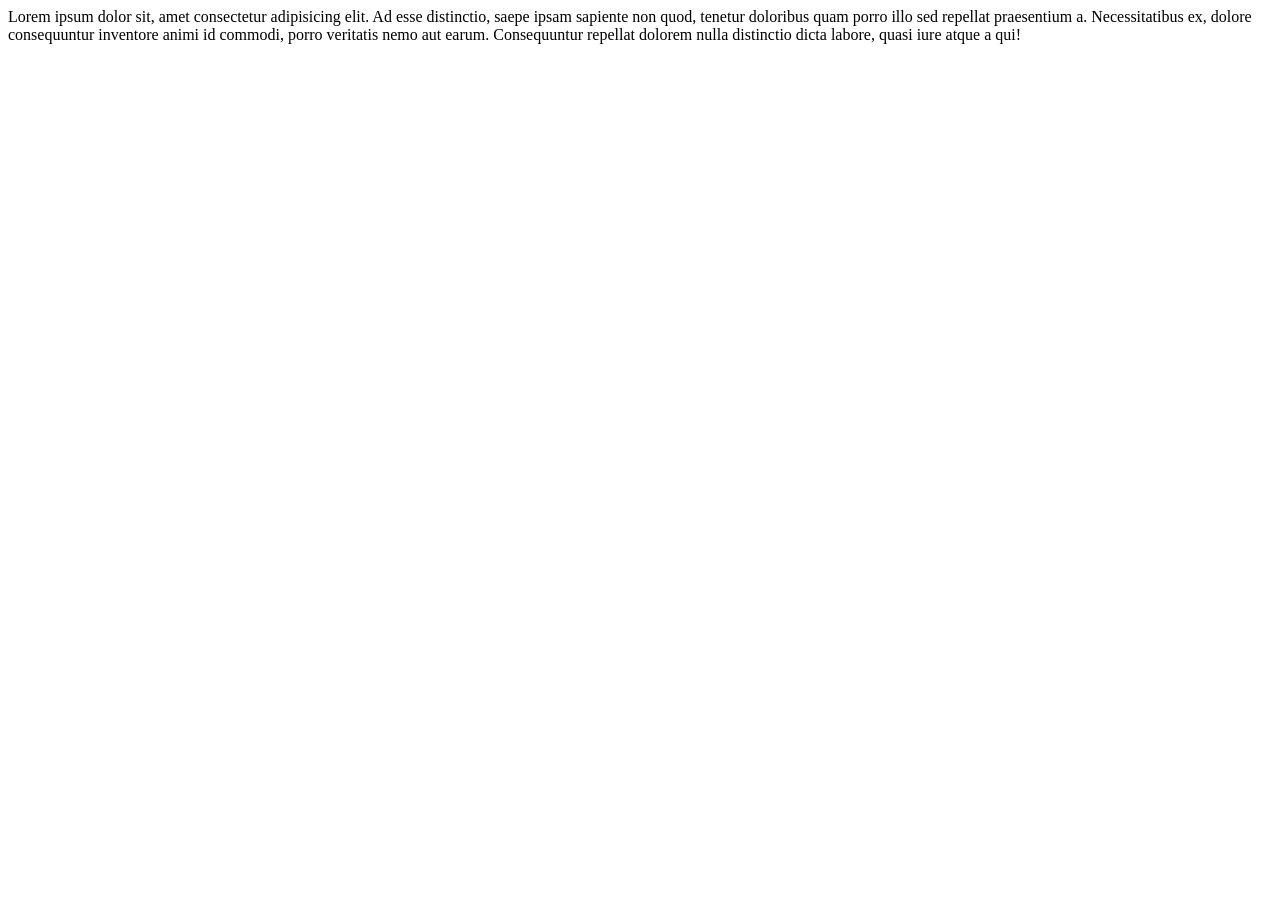
<file: index2.html>
<!DOCTYPE html>
<html lang="en">
<head>
    <meta charset="UTF-8">
    <meta name="viewport" content="width=device-width, initial-scale=1.0">
    <title>Document</title>
</head>
<body>
    Lorem ipsum dolor sit, amet consectetur adipisicing elit. Ad esse distinctio, saepe ipsam sapiente non quod, tenetur doloribus quam porro illo sed repellat praesentium a. Necessitatibus ex, dolore consequuntur inventore animi id commodi, porro veritatis nemo aut earum. Consequuntur repellat dolorem nulla distinctio dicta labore, quasi iure atque a qui!
</body>
</html>
</file>
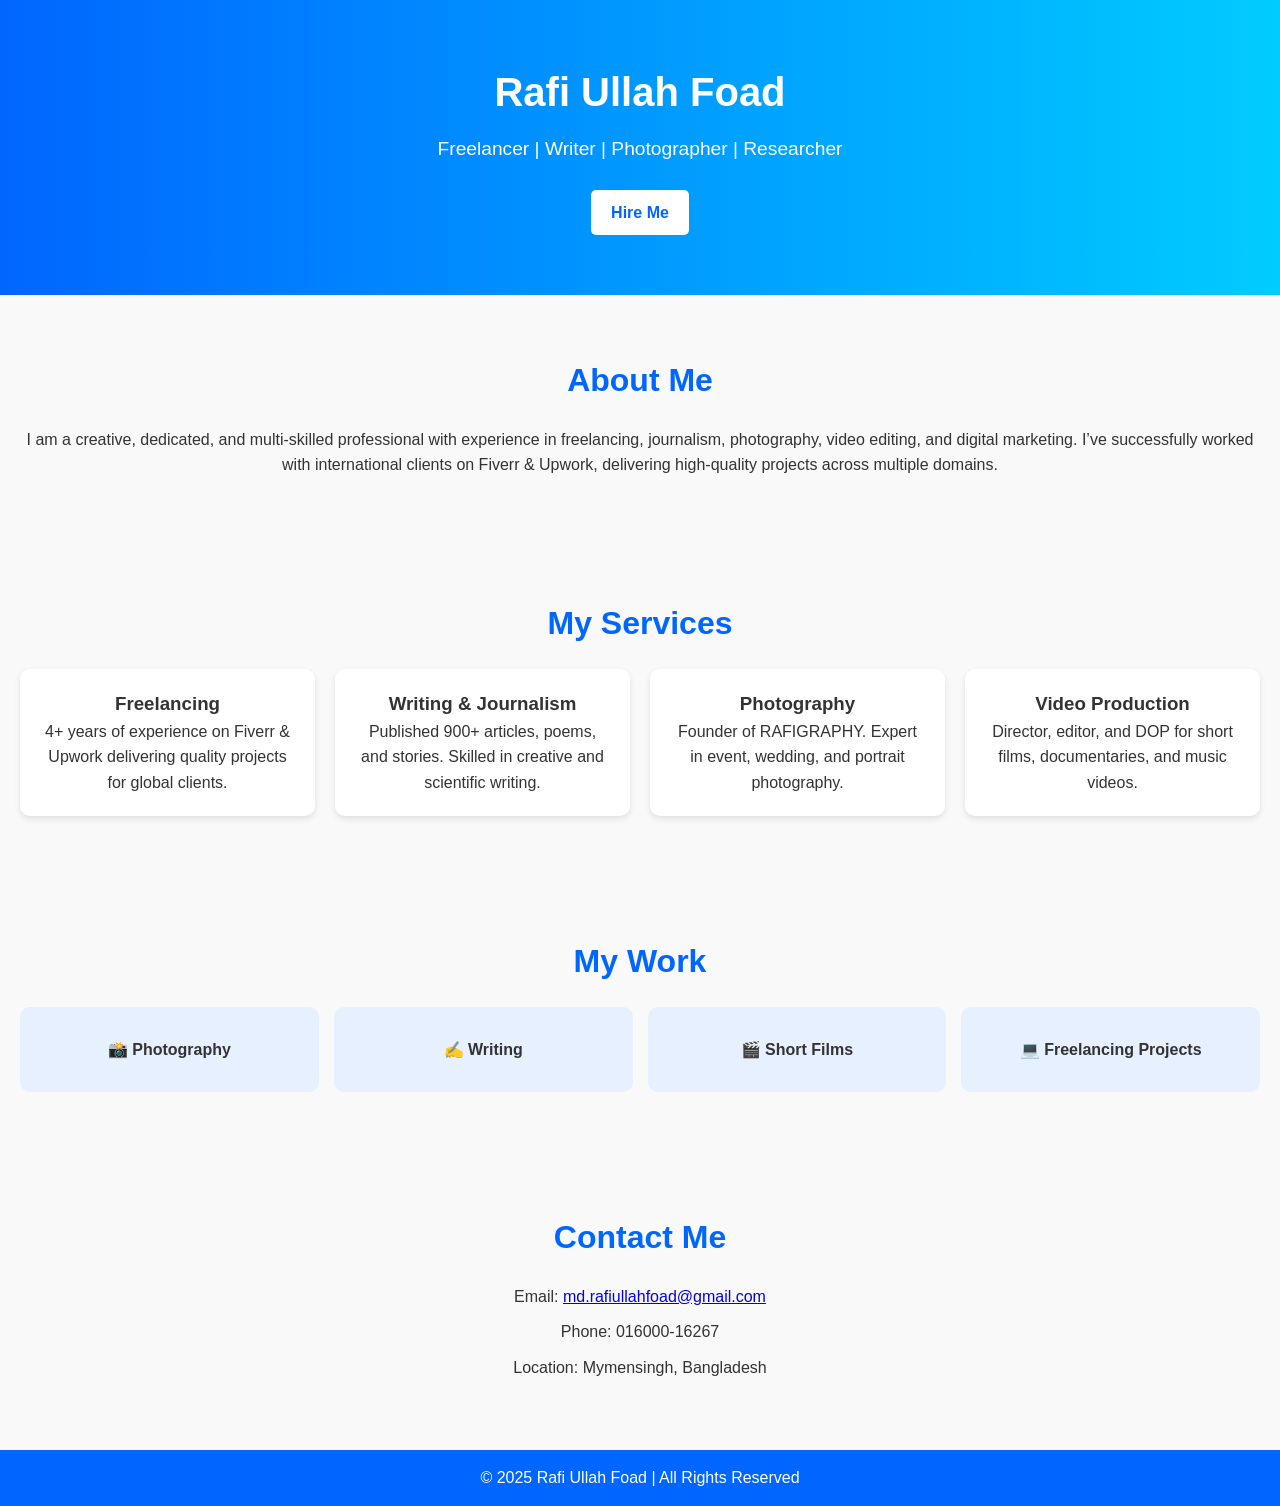
<file: Portfolio Website.html>
<!DOCTYPE html>
<html lang="en">
<head>
  <meta charset="UTF-8">
  <meta name="viewport" content="width=device-width, initial-scale=1.0">
  <title>Rafi Ullah Foad | Portfolio</title>
  <link rel="stylesheet" href="style.css">
</head>
<body>
  <!-- Header -->
  <header>
    <div class="container">
      <h1>Rafi Ullah Foad</h1>
      <p>Freelancer | Writer | Photographer | Researcher</p>
      <a href="#contact" class="btn">Hire Me</a>
    </div>
  </header>

  <!-- About -->
  <section id="about">
    <div class="container">
      <h2>About Me</h2>
      <p>
        I am a creative, dedicated, and multi-skilled professional with experience in freelancing, journalism, photography, 
        video editing, and digital marketing. I’ve successfully worked with international clients on Fiverr & Upwork, 
        delivering high-quality projects across multiple domains.
      </p>
    </div>
  </section>

  <!-- Services -->
  <section id="services">
    <div class="container">
      <h2>My Services</h2>
      <div class="service-grid">
        <div class="card">
          <h3>Freelancing</h3>
          <p>4+ years of experience on Fiverr & Upwork delivering quality projects for global clients.</p>
        </div>
        <div class="card">
          <h3>Writing & Journalism</h3>
          <p>Published 900+ articles, poems, and stories. Skilled in creative and scientific writing.</p>
        </div>
        <div class="card">
          <h3>Photography</h3>
          <p>Founder of RAFIGRAPHY. Expert in event, wedding, and portrait photography.</p>
        </div>
        <div class="card">
          <h3>Video Production</h3>
          <p>Director, editor, and DOP for short films, documentaries, and music videos.</p>
        </div>
      </div>
    </div>
  </section>

  <!-- Portfolio -->
  <section id="portfolio">
    <div class="container">
      <h2>My Work</h2>
      <div class="portfolio-grid">
        <div class="portfolio-item">📸 Photography</div>
        <div class="portfolio-item">✍️ Writing</div>
        <div class="portfolio-item">🎬 Short Films</div>
        <div class="portfolio-item">💻 Freelancing Projects</div>
      </div>
    </div>
  </section>

  <!-- Contact -->
  <section id="contact">
    <div class="container">
      <h2>Contact Me</h2>
      <p>Email: <a href="mailto:md.rafiullahfoad@gmail.com">md.rafiullahfoad@gmail.com</a></p>
      <p>Phone: 016000-16267</p>
      <p>Location: Mymensingh, Bangladesh</p>
    </div>
  </section>

  <!-- Footer -->
  <footer>
    <p>© 2025 Rafi Ullah Foad | All Rights Reserved</p>
  </footer>
</body>
</html>
</file>
<file: style.css>
/* General Reset */
* {
  margin: 0;
  padding: 0;
  box-sizing: border-box;
  font-family: Arial, sans-serif;
}

body {
  line-height: 1.6;
  color: #333;
  background: #f9f9f9;
}

/* Header */
header {
  background: linear-gradient(to right, #0066ff, #00ccff);
  color: #fff;
  text-align: center;
  padding: 60px 20px;
}

header h1 {
  font-size: 2.5rem;
}

header p {
  font-size: 1.2rem;
  margin: 10px 0;
}

.btn {
  display: inline-block;
  background: #fff;
  color: #0066ff;
  padding: 10px 20px;
  margin-top: 15px;
  border-radius: 5px;
  text-decoration: none;
  font-weight: bold;
}

/* Sections */
section {
  padding: 60px 20px;
  text-align: center;
}

h2 {
  font-size: 2rem;
  margin-bottom: 20px;
  color: #0066ff;
}

/* Services */
.service-grid {
  display: grid;
  grid-template-columns: repeat(auto-fit, minmax(220px, 1fr));
  gap: 20px;
}

.card {
  background: #fff;
  padding: 20px;
  border-radius: 10px;
  box-shadow: 0 3px 6px rgba(0,0,0,0.1);
}

/* Portfolio */
.portfolio-grid {
  display: grid;
  grid-template-columns: repeat(auto-fit, minmax(180px, 1fr));
  gap: 15px;
}

.portfolio-item {
  background: #e6f0ff;
  padding: 30px;
  border-radius: 10px;
  font-weight: bold;
}

/* Contact */
#contact p {
  margin: 10px 0;
}

/* Footer */
footer {
  background: #0066ff;
  color: #fff;
  text-align: center;
  padding: 15px;
}
</file>
